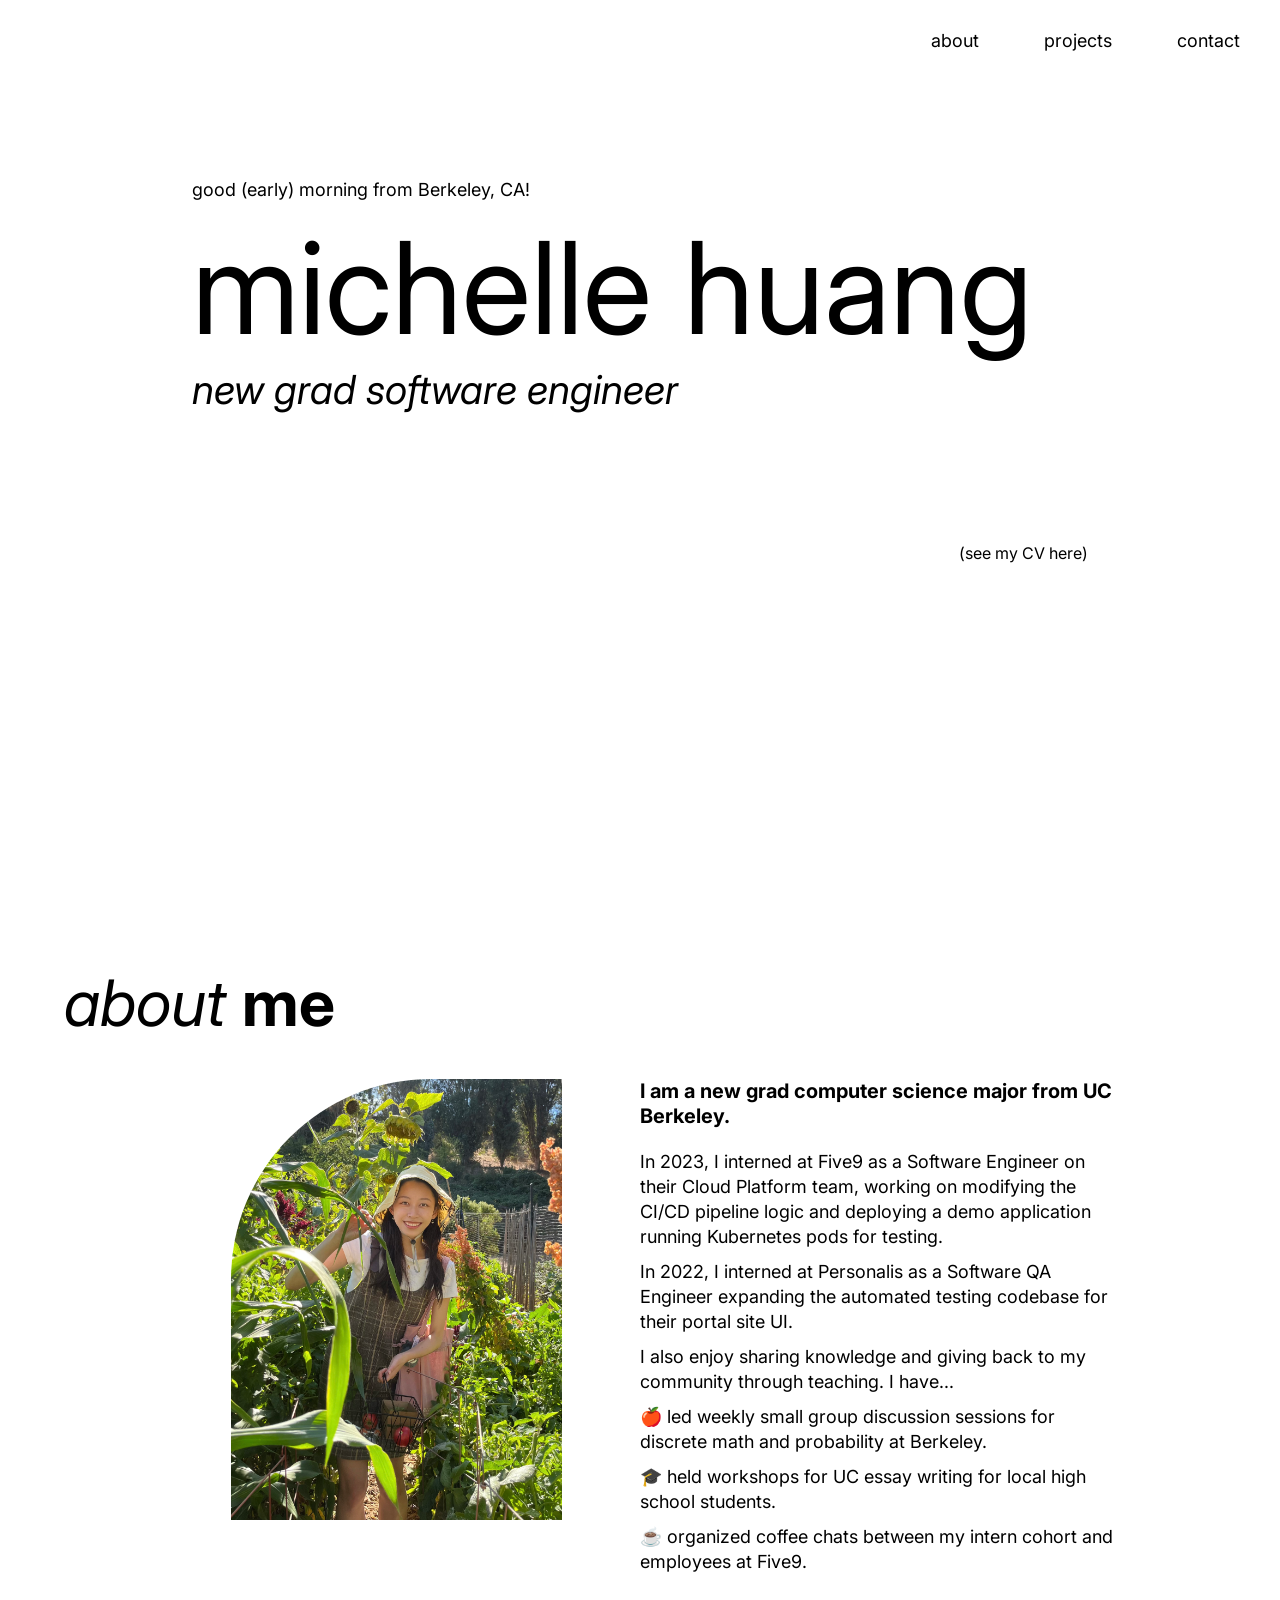
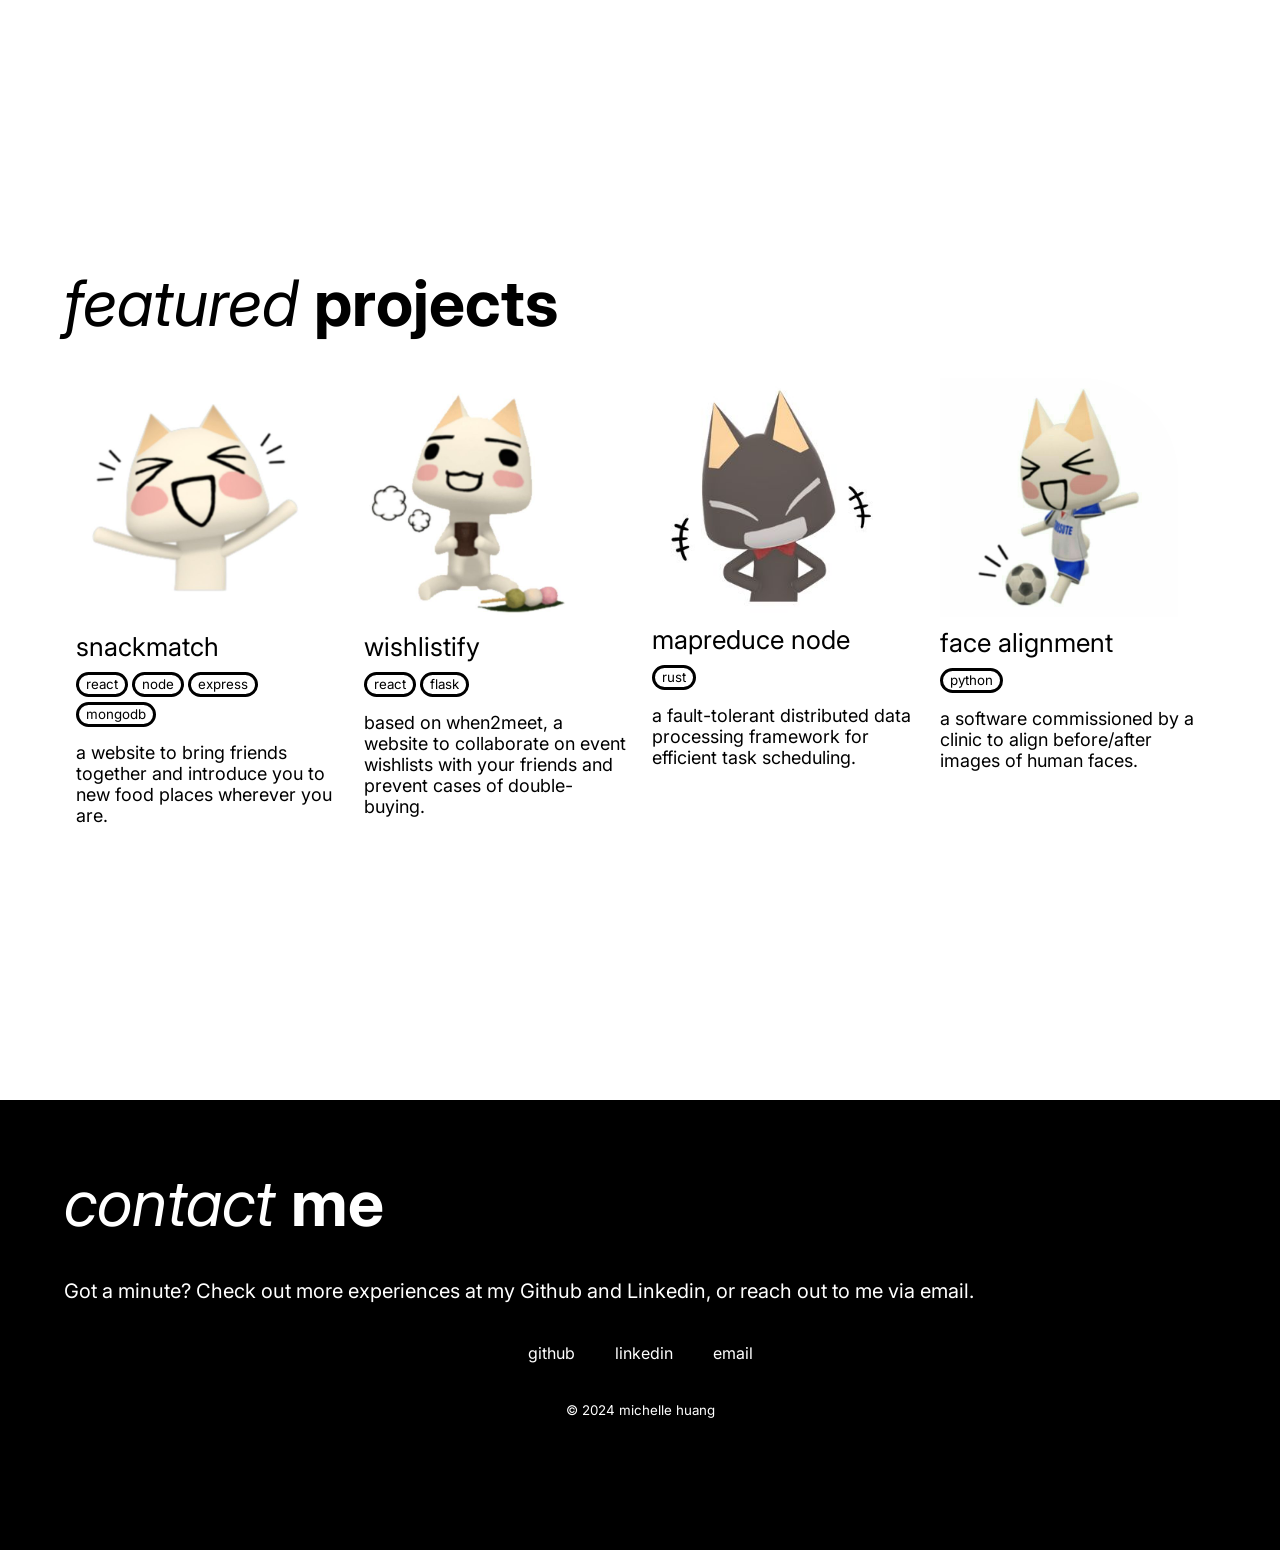
<file: index.html>
<!DOCTYPE html>
<html>
    <head>
        <meta charset="utf-8">
        <title>Michelle Huang | CV</title>
        <meta name="description" content="">
        <meta name="viewport" content="width=device-width, initial-scale=1">
        <link href='https://fonts.googleapis.com/css?family=Inter' rel='stylesheet'>
        <link rel="stylesheet" href="./resources/css/styles.css" type="text/css">
    </head>
    <body>
        <div class="page">
            <!-- navbar -->
            <nav>
                <ul>
                    <li class="nav-item"><a href="#about-me">about</a></li>
                    <li class="nav-item"><a href="#featured-projects">projects</a></li>
                    <li class="nav-item"><a href="#contact-me">contact</a></li>
                </ul>
            </nav>            
    
            <div class="header-container">
                <!-- header -->
                <p id="greeting"></p>
                <h1>michelle huang</h1>
                <h3>
                    <div class="roller">
                        <span id="rolltext">
                            new grad software engineer<br/>
                            designer</br>
                            creator<br/>
                    </div>
                </h3>
            </div>
            <div class="cv-container">
                <a href="./resources/cv/resume.pdf">(see my CV here)</a>
            </div>
        </div>

        <div class="page">
            <!-- about me -->
            <h2 id="about-me"><span class="italic">about</span> <span class="bold">me</span></h2>
            <div class="about-container">
                <div class="column">
                    <img id="garden-img" src="./resources/images/garden-pic.jpeg" alt="me standing in a garden">
                </div>
        
                <div class="column">
                    <div id="content">
                        <h5 class="bold">I am a new grad computer science major from UC Berkeley.</h5>
                        <p>In 2023, I interned at Five9 as a Software Engineer on their Cloud Platform team, working on modifying the CI/CD pipeline logic and deploying a demo application running Kubernetes pods for testing.</p>
                        <p>In 2022, I interned at Personalis as a Software QA Engineer expanding the automated testing codebase for their portal site UI.</p>
                        <p>I also enjoy sharing knowledge and giving back to my community through teaching. I have...</p>
                        <p>🍎 led weekly small group discussion sessions for discrete math and probability at Berkeley.</p>
                        <p>🎓 held workshops for UC essay writing for local high school students.</p>
                        <p>☕️ organized coffee chats between my intern cohort and employees at Five9.</p>
                    </div>
                </div>
            </div>
        </div>

        <div class="page">
            <!-- featured projects -->
            <h2 id="featured-projects"><span class="italic">featured</span> <span class="bold">projects</span></h2>

            <div class="projects-container">
                <div class="project-container">
                    <a href="https://github.com/fullstack-decal-fa22/final-project-snack-match">
                        <img class="project-img" src="./resources/images/pic1.jpeg" alt="">
                        <h4>snackmatch</h4>
                    </a>
                    <ul class="project-tags">
                        <li class="project-tag blue">react</li>
                        <li class="project-tag green2">node</li>
                        <li class="project-tag purple">express</li>
                        <li class="project-tag green">mongodb</li>
                    </ul>
                    <p class="project-text">a website to bring friends together and introduce you to new food places wherever you are.</p>    
                </div>

                <div class="project-container">
                    <a href="https://github.com/1524michelle/share-my-wishlist">
                        <img class="project-img" src="./resources/images/pic2.jpeg" alt="">
                        <h4>wishlistify</h4>
                    </a>
                    <ul class="project-tags">
                        <li class="project-tag blue">react</li>
                        <li class="project-tag pink">flask</li>
                    </ul>
                    <p class="project-text">based on <a href="https://www.when2meet.com/">when2meet</a>, a website to collaborate on event wishlists with your friends and prevent cases of double-buying.</p>    
                </div>

                <div class="project-container">
                    <img class="project-img" src="./resources/images/pic3.jpeg" alt="">
                    <h4>mapreduce node</h4>
                    <ul class="project-tags">
                        <li class="project-tag orange">rust</li>
                    </ul>
                    <p class="project-text">a fault-tolerant distributed data processing framework for efficient task scheduling.</p>    
                </div>

                <div class="project-container">
                    <img class="project-img" src="./resources/images/pic4.jpeg" alt="">
                    <h4>face alignment</h4>
                    <ul class="project-tags">
                        <li class="project-tag yellow">python</li>
                    </ul>
                    <p class="project-text">a software commissioned by a clinic to align before/after images of human faces.</p>
                </div>
            </div>
        </div>

        <div class="half-page">
            <!-- contact me -->
            <h2 id="contact-me"><span class="italic">contact</span> <span class="bold">me</span></h2>
            <div class="contact-container">
                <h5>Got a minute? Check out more experiences at my <a href="https://github.com/1524michelle">Github</a> and <a href="https://www.linkedin.com/in/1524michelle">Linkedin</a>, or reach out to me via <a href="mailto:1524michelle@berkeley.edu">email</a>.</h5>
                <div class="contact-links">
                    <a class="contact-link hover-underline-animation" href="https://github.com/1524michelle">github</a>
                    <a class="contact-link hover-underline-animation" href="https://www.linkedin.com/in/1524michelle">linkedin</a>
                    <a class="contact-link hover-underline-animation" href="mailto:1524michelle@berkeley.edu">email</a>
                </div>
            </div>
                <p id="copyright">© 2024 michelle huang</p>
        </div>

        <script>
            // getting time of day for header page greeting
            var myDate = new Date();
            var hrs = myDate.getHours();

            var greet;

            if (hrs < 6)
            greet = 'good (early) morning';
            else if (hrs >= 6 && hrs <= 12)
            greet = 'good morning';
            else if (hrs >= 12 && hrs <= 17)
            greet = 'good afternoon';
            else if (hrs >= 17 && hrs <= 24)
            greet = 'good evening';

            document.getElementById('greeting').innerHTML = greet + ' from Berkeley, CA!';

            // animating about me paragraph
            document.addEventListener("DOMContentLoaded", function() {
                var paragraphs = document.querySelectorAll('#content p');
                var animationDelay = 0;
                var animated = false; // Flag to prevent repeated animation

                function isInViewport(element) {
                    var rect = element.getBoundingClientRect();
                    return (
                        rect.top >= 0 &&
                        rect.left >= 0 &&
                        rect.bottom <= (window.innerHeight || document.documentElement.clientHeight) &&
                        rect.right <= (window.innerWidth || document.documentElement.clientWidth)
                    );
                }

                function animateParagraphs() {
                    if (!animated && isInViewport(document.getElementById('content'))) {
                        paragraphs.forEach(function(paragraph) {
                            paragraph.classList.add('animate'); // Add animate class to apply animation
                            paragraph.style['animation-delay'] = animationDelay + 's';
                            animationDelay += 0.1; // Increase the animation delay for each paragraph
                        });
                        animated = true;
                    }
                }

                // Check if the target element is in the viewport when scrolling
                window.addEventListener('scroll', animateParagraphs);
            });

        </script>
    </body>
</html>
</file>
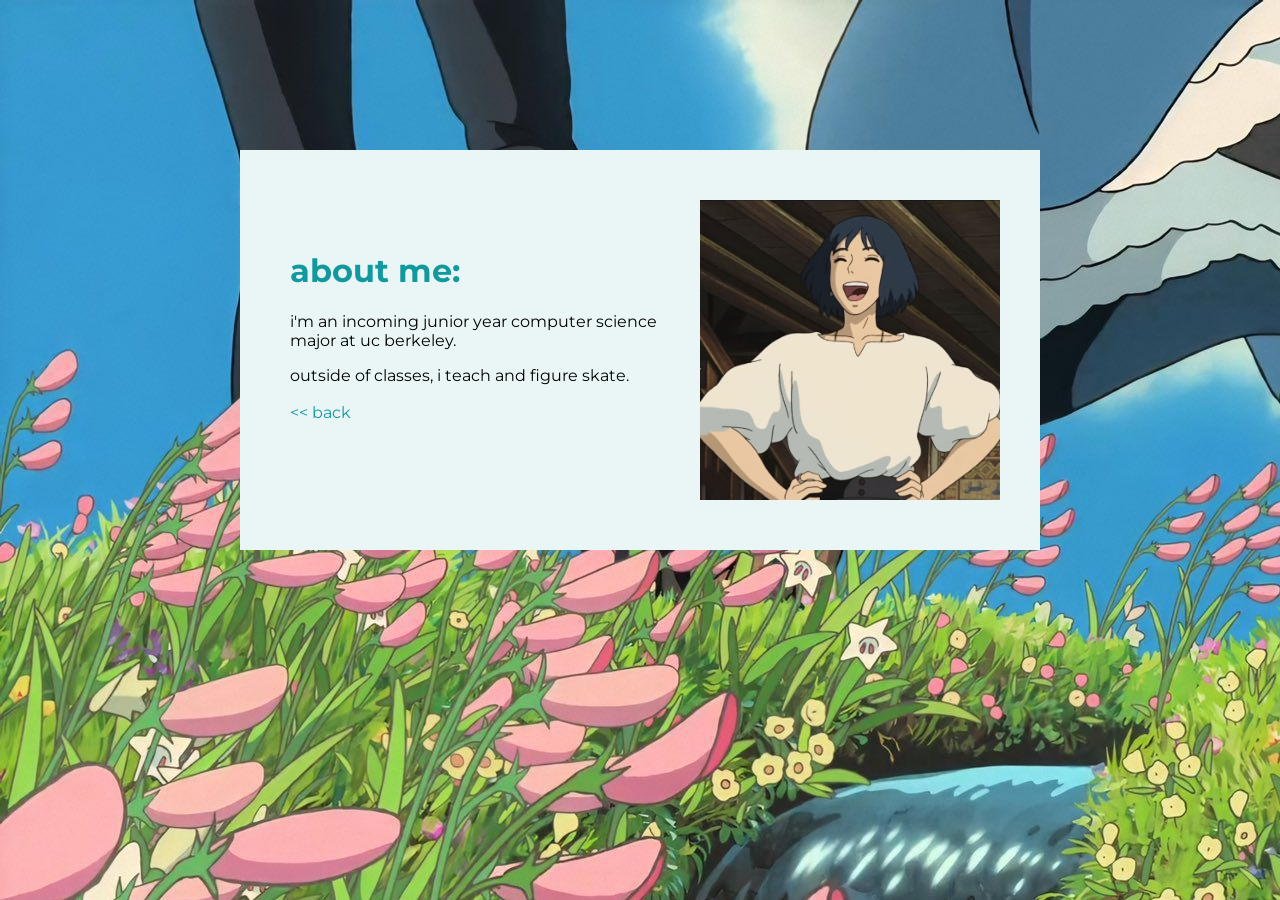
<file: about-me.html>
<!DOCTYPE html>
<html lang="en" dir="ltr">
  <head>
    <meta charset="utf-8">
    <title>about me!</title>
    <link rel="stylesheet" type="text/css" href="css/styles.css">
    <link rel="icon" href="images/lotus.png">
    <link rel="preconnect" href="https://fonts.googleapis.com">
    <link rel="preconnect" href="https://fonts.gstatic.com" crossorigin>
    <link href="https://fonts.googleapis.com/css2?family=Montserrat&display=swap" rel="stylesheet">
  </head>
  <body background="images/hmc-bg.jpg">
    <div class="main-container">
      <div class="bio-container">
        <h1>about me:</h1>
        <p>i'm an incoming junior year computer science major at uc berkeley.</p>
        <p>outside of classes, i teach and figure skate.</p>
        <a href="index.html"><< back</a>
      </div>
      <div class="img-container">
        <img class="side-img" src="images/howl-laugh.jpg" alt="howl-laugh-img">
      </div>
    </div>
  </body>
</html>
</file>
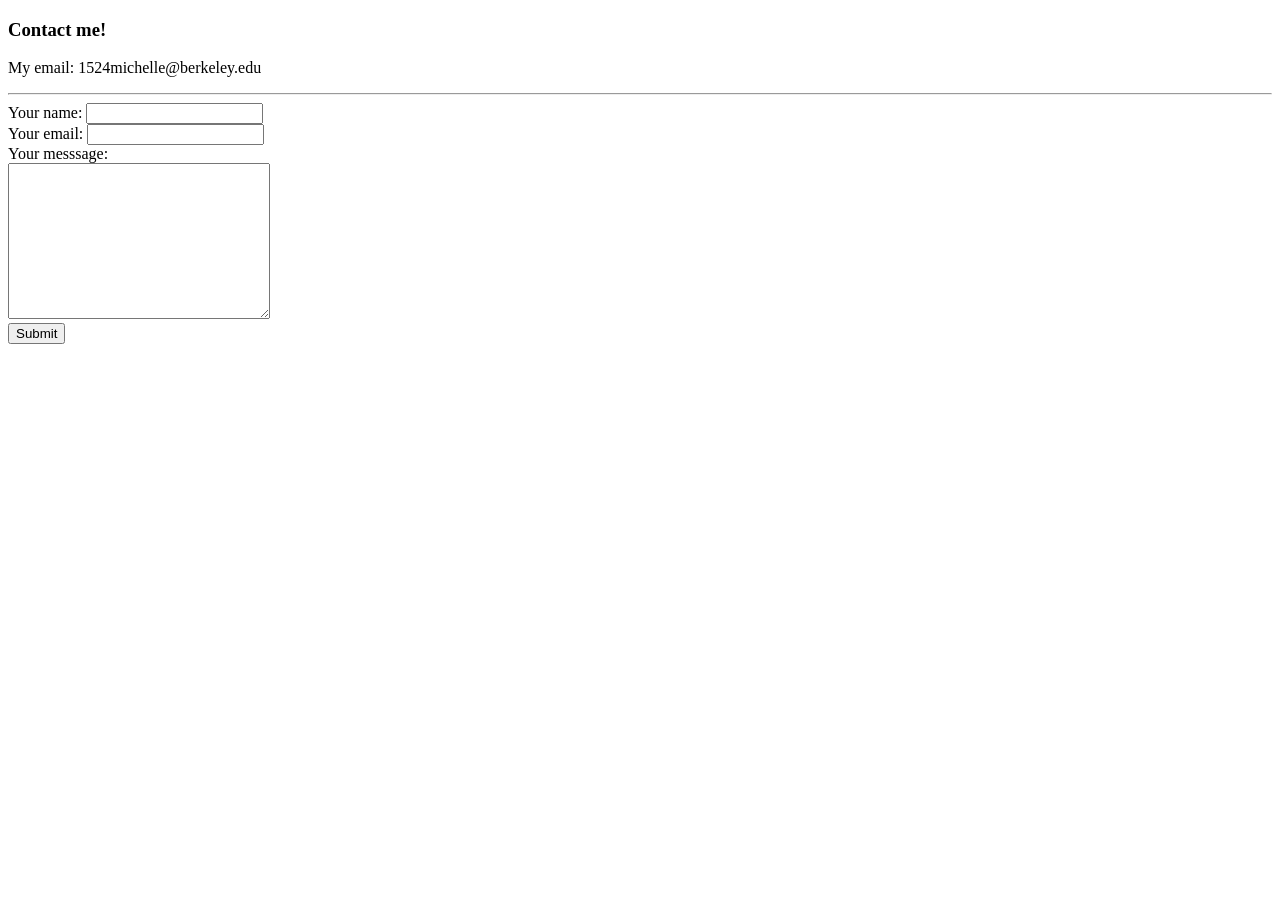
<file: contactme.html>
<!DOCTYPE html>
<html lang="en" dir="ltr">
  <head>
    <meta charset="utf-8">
    <title>Contact Me</title>
  </head>
  <body>
    <h3>Contact me!</h3>
    <p>My email: 1524michelle@berkeley.edu</p>
    <hr>
    <form class="" action="mailto:1524michelle@berkeley.edu" method="post" enctype="text/plain">
      <label>Your name:</label>
      <input type="text" name="yourName" value=""><br>
      <label>Your email:</label>
      <input type="email" name="yourEmail" value=""><br>
      <label>Your messsage:</label><br>
      <textarea name="yourMessage" rows="10" cols="30"></textarea><br>
      <input type="submit" name="">
    </form>
  </body>
</html>
</file>
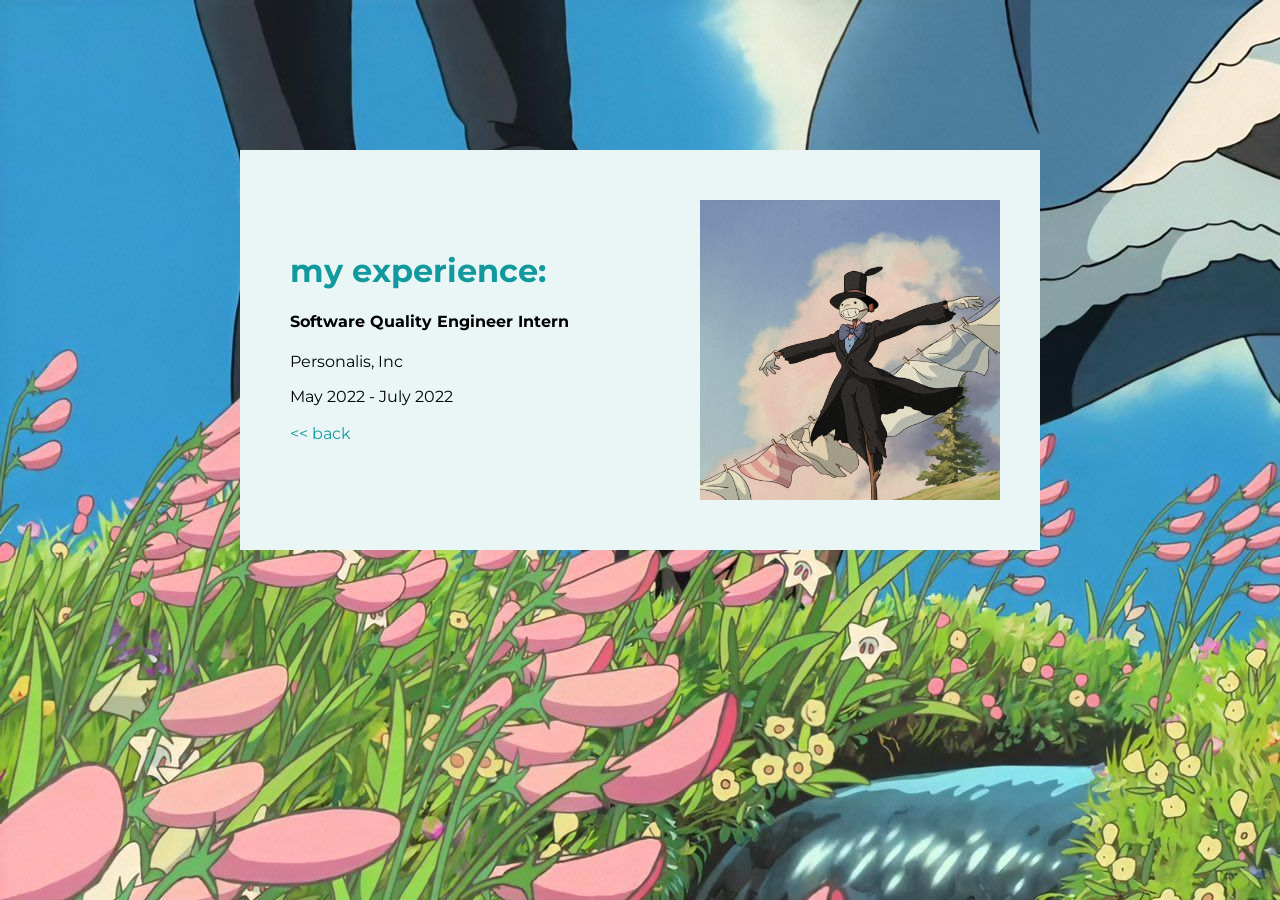
<file: experience.html>
<!DOCTYPE html>
<html lang="en" dir="ltr">
  <head>
    <meta charset="utf-8">
    <title>my experience</title>
    <link rel="stylesheet" type="text/css" href="css/styles.css">
    <link rel="icon" href="images/lotus.png">
    <link rel="preconnect" href="https://fonts.googleapis.com">
    <link rel="preconnect" href="https://fonts.gstatic.com" crossorigin>
    <link href="https://fonts.googleapis.com/css2?family=Montserrat&display=swap" rel="stylesheet">
  </head>
  <body background="images/hmc-bg.jpg">
    <div class="main-container">
      <div class="bio-container">
        <h1>my experience:</h1>
        <h4>Software Quality Engineer Intern</h4>
        <p>Personalis, Inc</p>
        <p>May 2022 - July 2022</p>
        <a href="index.html"><< back</a>
      </div>
      <div class="img-container">
        <img class="side-img" src="images/turniphead.jpg" alt="turniphead-img">
      </div>
    </div>
  </body>
</html>
</file>
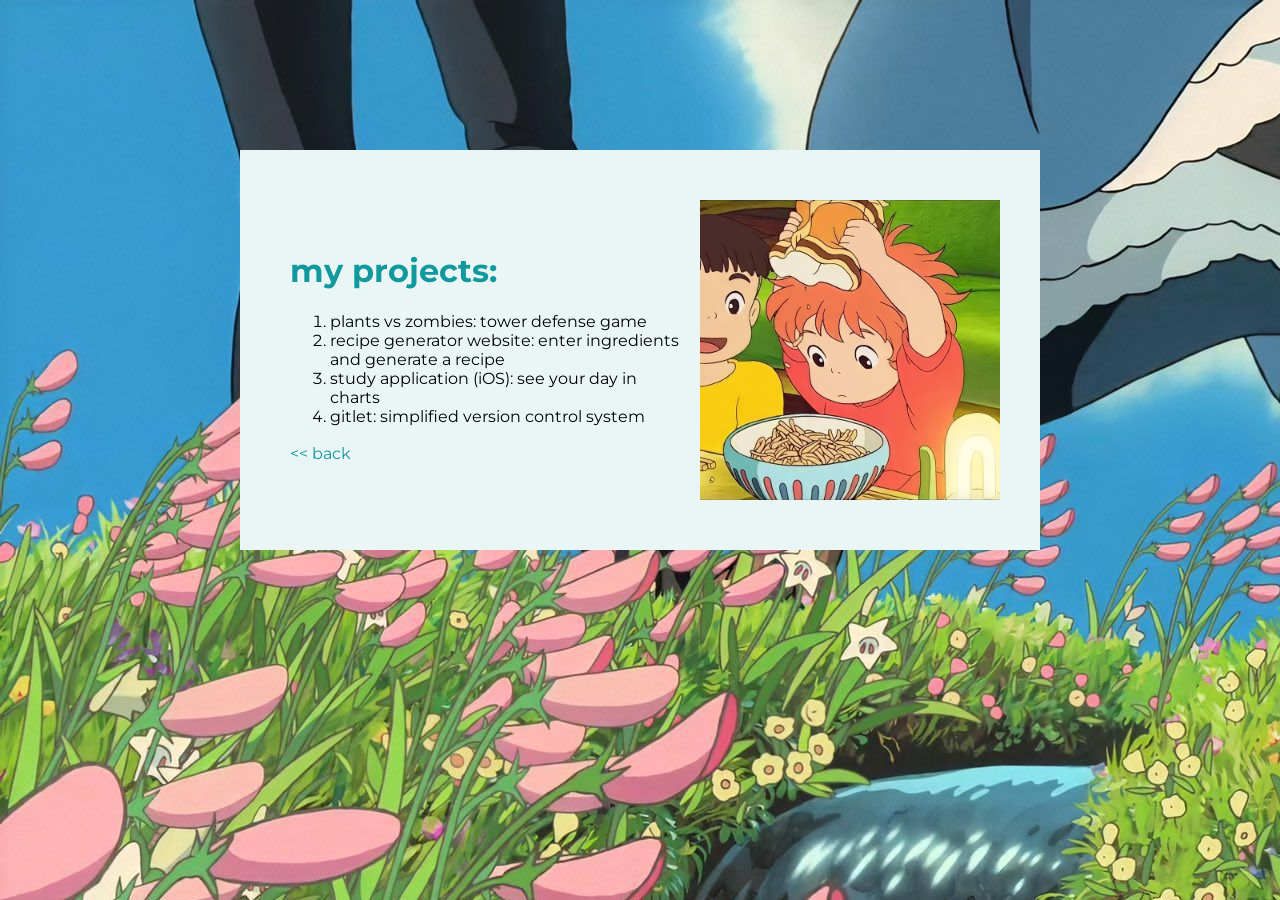
<file: projects.html>
<!DOCTYPE html>
<html lang="en" dir="ltr">
  <head>
    <meta charset="utf-8">
    <title>my projects</title>
    <link rel="stylesheet" type="text/css" href="css/styles.css">
    <link rel="icon" href="images/lotus.png">
    <link rel="preconnect" href="https://fonts.googleapis.com">
    <link rel="preconnect" href="https://fonts.gstatic.com" crossorigin>
    <link href="https://fonts.googleapis.com/css2?family=Montserrat&display=swap" rel="stylesheet">
  </head>
  <body background="images/hmc-bg.jpg">
    <div class="main-container">
      <div class="bio-container">
        <h1>my projects:</h1>
        <ol>
          <li>plants vs zombies: tower defense game</li>
          <li>recipe generator website: enter ingredients and generate a recipe</li>
          <li>study application (iOS): see your day in charts</li>
          <li>gitlet: simplified version control system</li>
        </ol>
        <a href="index.html"><< back</a>
      </div>
      <div class="img-container">
        <img class="side-img" src="images/ponyo.jpg" alt="ponyo-img">
      </div>
    </div>
  </body>
</html>
</file>
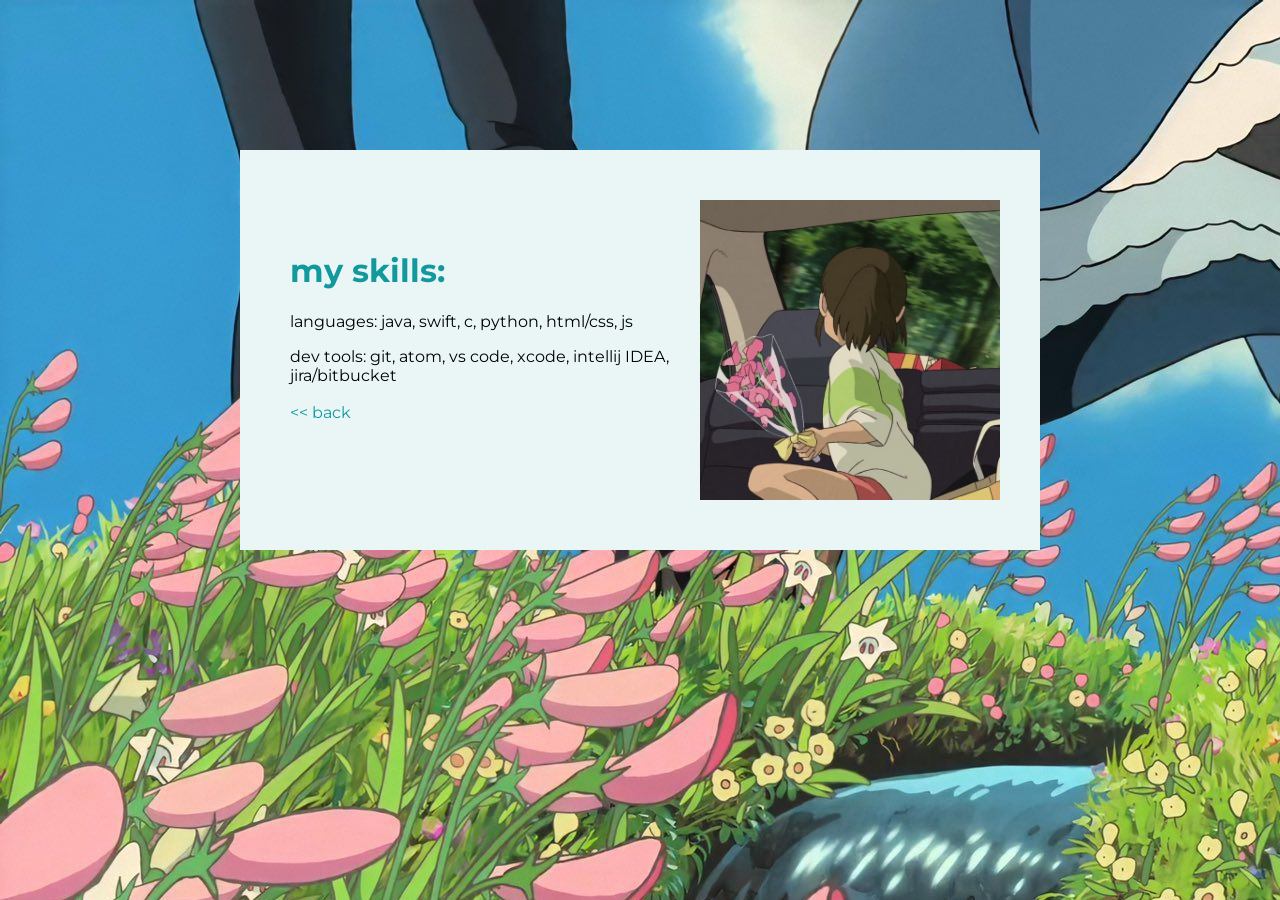
<file: skills.html>
<!DOCTYPE html>
<html lang="en" dir="ltr">

<head>
  <meta charset="utf-8">
  <title>my skills</title>
  <link rel="stylesheet" type="text/css" href="css/styles.css">
  <link rel="icon" href="images/lotus.png">
  <link rel="preconnect" href="https://fonts.googleapis.com">
  <link rel="preconnect" href="https://fonts.gstatic.com" crossorigin>
  <link href="https://fonts.googleapis.com/css2?family=Montserrat&display=swap" rel="stylesheet">
</head>

<body background="images/hmc-bg.jpg">
  <div class="main-container">
    <div class="bio-container">
      <h1>my skills:</h1>
      <p>languages: java, swift, c, python, html/css, js</p>
      <p>dev tools: git, atom, vs code, xcode, intellij IDEA, jira/bitbucket</p>
      <a href="index.html"><< back</a>
    </div>
    <div class="img-container">
      <img class="side-img" src="images/spirited-away-car.jpg" alt="spirited-away-img">
    </div>
  </div>
</body>

</html>
</file>
<file: resources/css/styles.css>
* {
    font-family: Inter, Arial, sans-serif;
    margin: 0;
    padding: 0;
    font-weight: normal;
    box-sizing: border-box; /* includes padding/border in width and height of elements */
}

h1 { /* my name in the title page */
    font-size: 128px;
}

h2 { /* section titles */
    font-size: 64px;
    padding-left: 5%;
    padding-top: 5%;
}

h3 { /* my title in the title page */
    font-size: 40px;
    font-style: italic;
    font-weight: thin;
}

h4 { /* project titles */
    font-size: 26px;
    margin-top: 10px;
}

h5 { /* emphasis lines */
    font-size: 20px;
    margin-bottom: 20px;
}

p {
    font-size: 18px;
    margin-bottom: 10px;
}

body {
    margin: 0;
    padding: 0;
}

nav {
    padding: 30px 20px 0;
    text-align: right;
    font-size: small;
}

ul {
    list-style-type: none;
    font-size: 18px;
}

li {
    display: inline-block;
}

a {
    text-decoration: none;
    color: black;
}

.bold {
    font-weight: bold;
}

.italic {
    font-style: italic;
}

.page {
    height: 100vh;
    width: 100vw;
    display: block;
}

.nav-item {
    margin-left: 40px;
    margin-right: 20px;
}

.header-container {
    margin: 10% 15% 5%;
}

/* for roller intro animation */
.roller {
    height: 50px;
    line-height: 50px;
    position: relative;
    overflow: hidden; 
    width: 100%;
    display: flex;
}

.roller #rolltext {
    position: absolute;
    top: 0;
    animation: slide 5s infinite;
}

@keyframes slide {
    0%, 100% {
      top: 0;
    }
    33.33% {
      top: -50px;
    }
    66.66% {
      top: -100px;    
    }
}  

.cv-container {
    float: right;
    margin: 5% 15%;
}

.about-container {
    margin: 3% 12%;
    line-height: 25px;
}

.column {
    float: left;
    width: 50%;
    display: flex;
    flex-direction: column;
    justify-content: center;
    align-items: center;
}

/* for about me paragraph animation */
@keyframes slideIn {
    from {
        transform: translateY(-20px);
        opacity: 0;
    }
    to {
        transform: translateY(0);
        opacity: 1;
    }
}

.animate {
    animation: slideIn 0.5s ease forwards;
}

.projects-container {
    padding: 2% 5% 5% 5%;
}

.project-container {
    width: 25%;
    padding: 1%;
    display: flex;
    flex-direction: column;
    float: left;
}

.project-img {
    width: 90%;
    object-fit: fill;
    border-radius: 0 100px 0 0;
}

.project-tags {
    margin-top: 10px;
    font-size: smaller;
}

.project-tag {
    border-style: solid;
    border-radius: 50px;
    padding: 1px 7px 2px;
    margin-right: 0px;
    margin-bottom: 5px;
}

.project-text {
    margin-top: 10px;
}

.project-container a:hover {
    font-style: italic;
    font-weight: bolder;
}

.half-page {
    height: 50vh;
    width: 100vw;
    background-color: black;
    color: white;
}

.half-page a {
    color: white;
}

.contact-container {
    padding: 3% 5%;
}

.contact-links {
    display: flex;
    justify-content: center;
    align-items: center;
    color: white;
}

.contact-link {
    margin: 20px 20px 0px;
    position: relative;
}

.hover-underline-animation::after {
    content: '';
    position: absolute;
    width: 100%;
    transform: scaleX(0);
    height: 1px;
    bottom: 0;
    left: 0;
    background-color: white;
    transform-origin: bottom right;
    transition: transform 0.25s ease-out;
}

.hover-underline-animation:hover::after {
    transform: scaleX(1);
    transform-origin: bottom left;
}

#garden-img {
    display: block;
    width: 68%;
    align-content: center;
    border-radius: 200px 0 0 0;
    float: left
}

#copyright {
    display: block;
    text-align: center;
    font-size: smaller;
    float: bottom;
}

/* hover colors: used in project tags */

.pink:hover {
    color: white;
    background-color: pink;
    border-color: pink;
}

.orange:hover {
    color: white;
    background-color: coral;
    border-color: coral;
}

.yellow:hover {
    color: white;
    background-color: gold;
    border-color: gold;
}

.green:hover {
    color: white;
    background-color: darkseagreen;
    border-color: darkseagreen;
}

.green2:hover {
    color: white;
    background-color: yellowgreen;
    border-color: yellowgreen;
}

.blue:hover {
    color: white;
    background-color: skyblue;
    border-color: skyblue;
}

.purple:hover {
    color: white;
    background-color: plum;
    border-color: plum;
}
</file>
<file: css/styles.css>
/********** TAG SELECTORS **********/
body {
  font-family: 'Montserrat', sans-serif;
  margin: 0;
  text-align: left;
}

h1 {
  color: #11999E;
}

h3 {
  color: #11999E;
  line-height: 0.5;
}

a {
  color: #11999E;
  font-family: 'Montserrat', sans-serif;
  margin: 10px 20px 10px 0;
  line-height: 1.5;
  text-decoration: none;
}

a:hover {
  color: #EBA6CE;
}

/********** CLASS SELECTORS **********/

.main-container {
  background-color: #EAF6F6;
  height: 400px;
  width: 800px;
  margin: auto;
  position: relative;
  top: 150px;
}

.bio-container {
  /* background-color: #CAF6F6; */
  display: inline-block;
  height: 200px;
  width: 400px;
  position: absolute;
  top: 80px;
  left: 50px;
}

.img-container {
  background-color: #AAF6F6;
  display: inline-block;
  height: 300px;
  width: 300px;
  position: absolute;
  top: 50px;
  right: 40px;
}

.side-img {
  height: 300px;
  width: 300px;
}

/********** ID SELECTORS **********/
</file>
